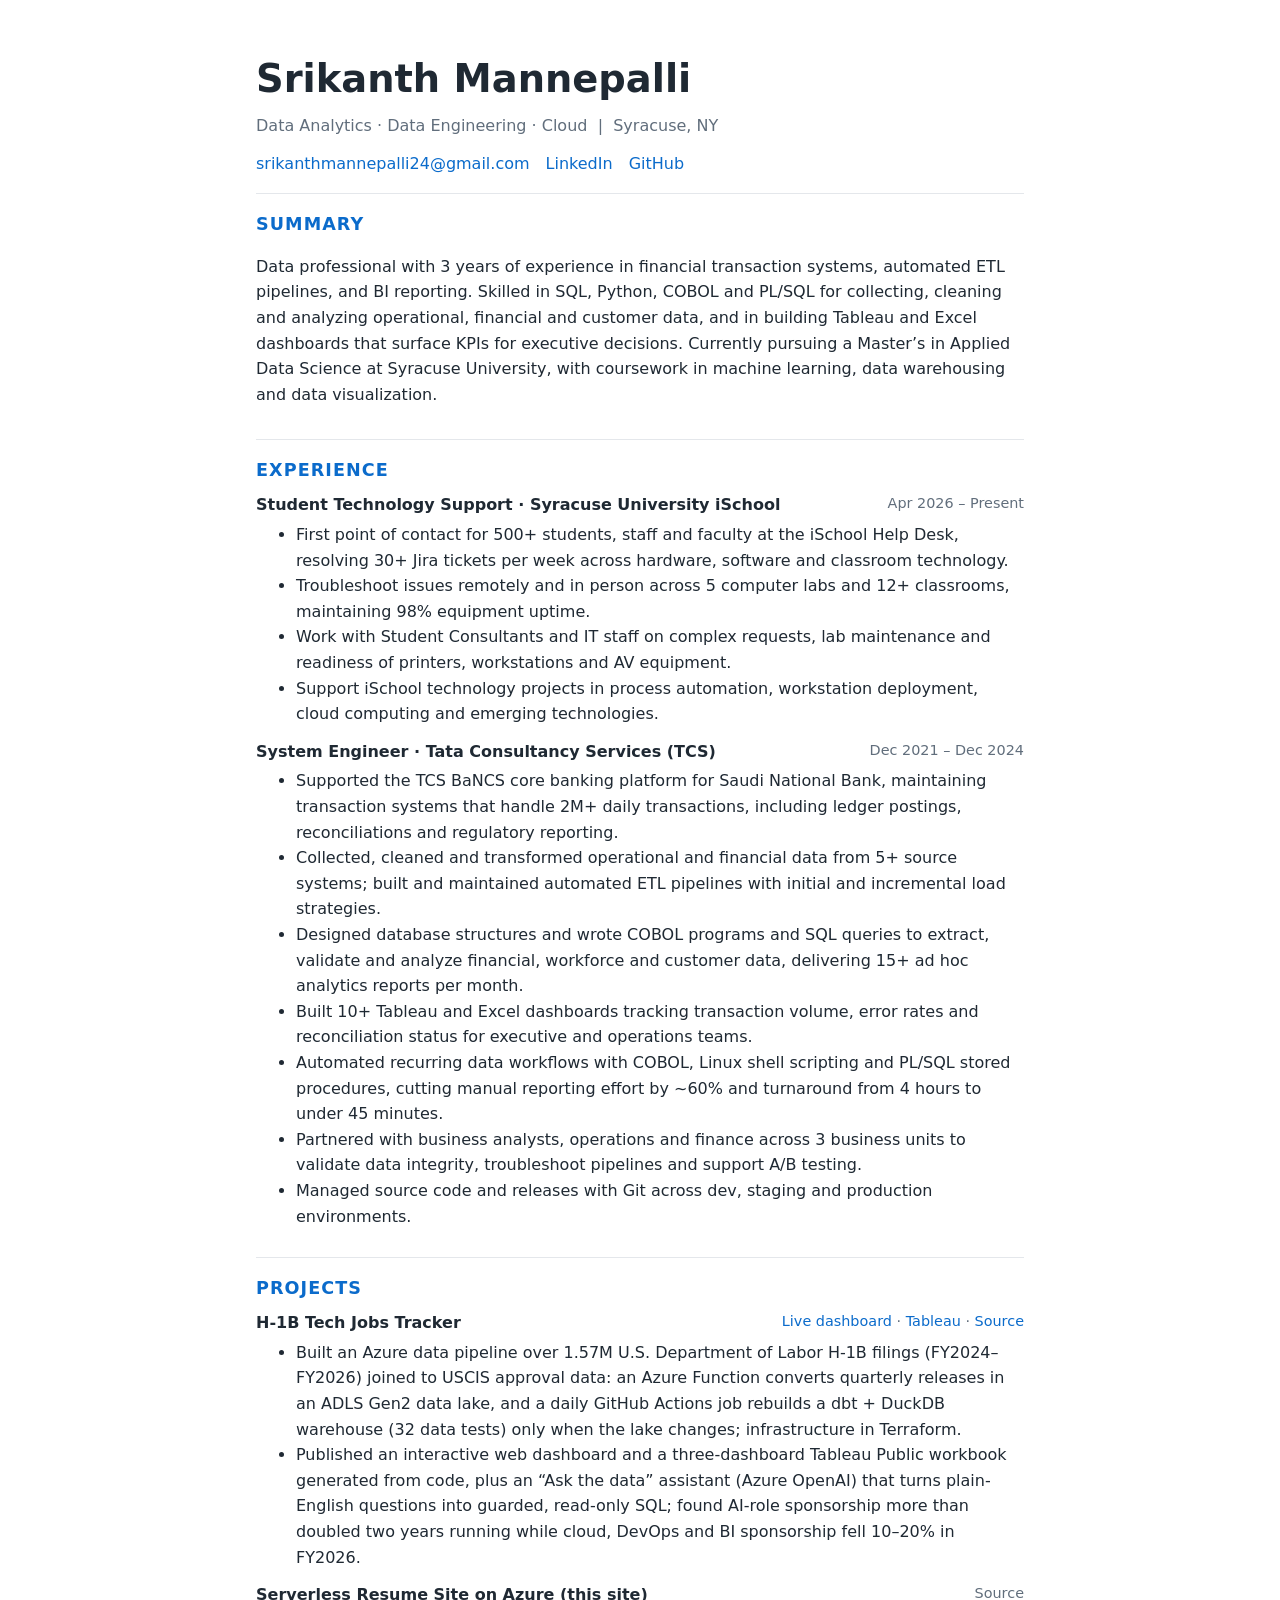
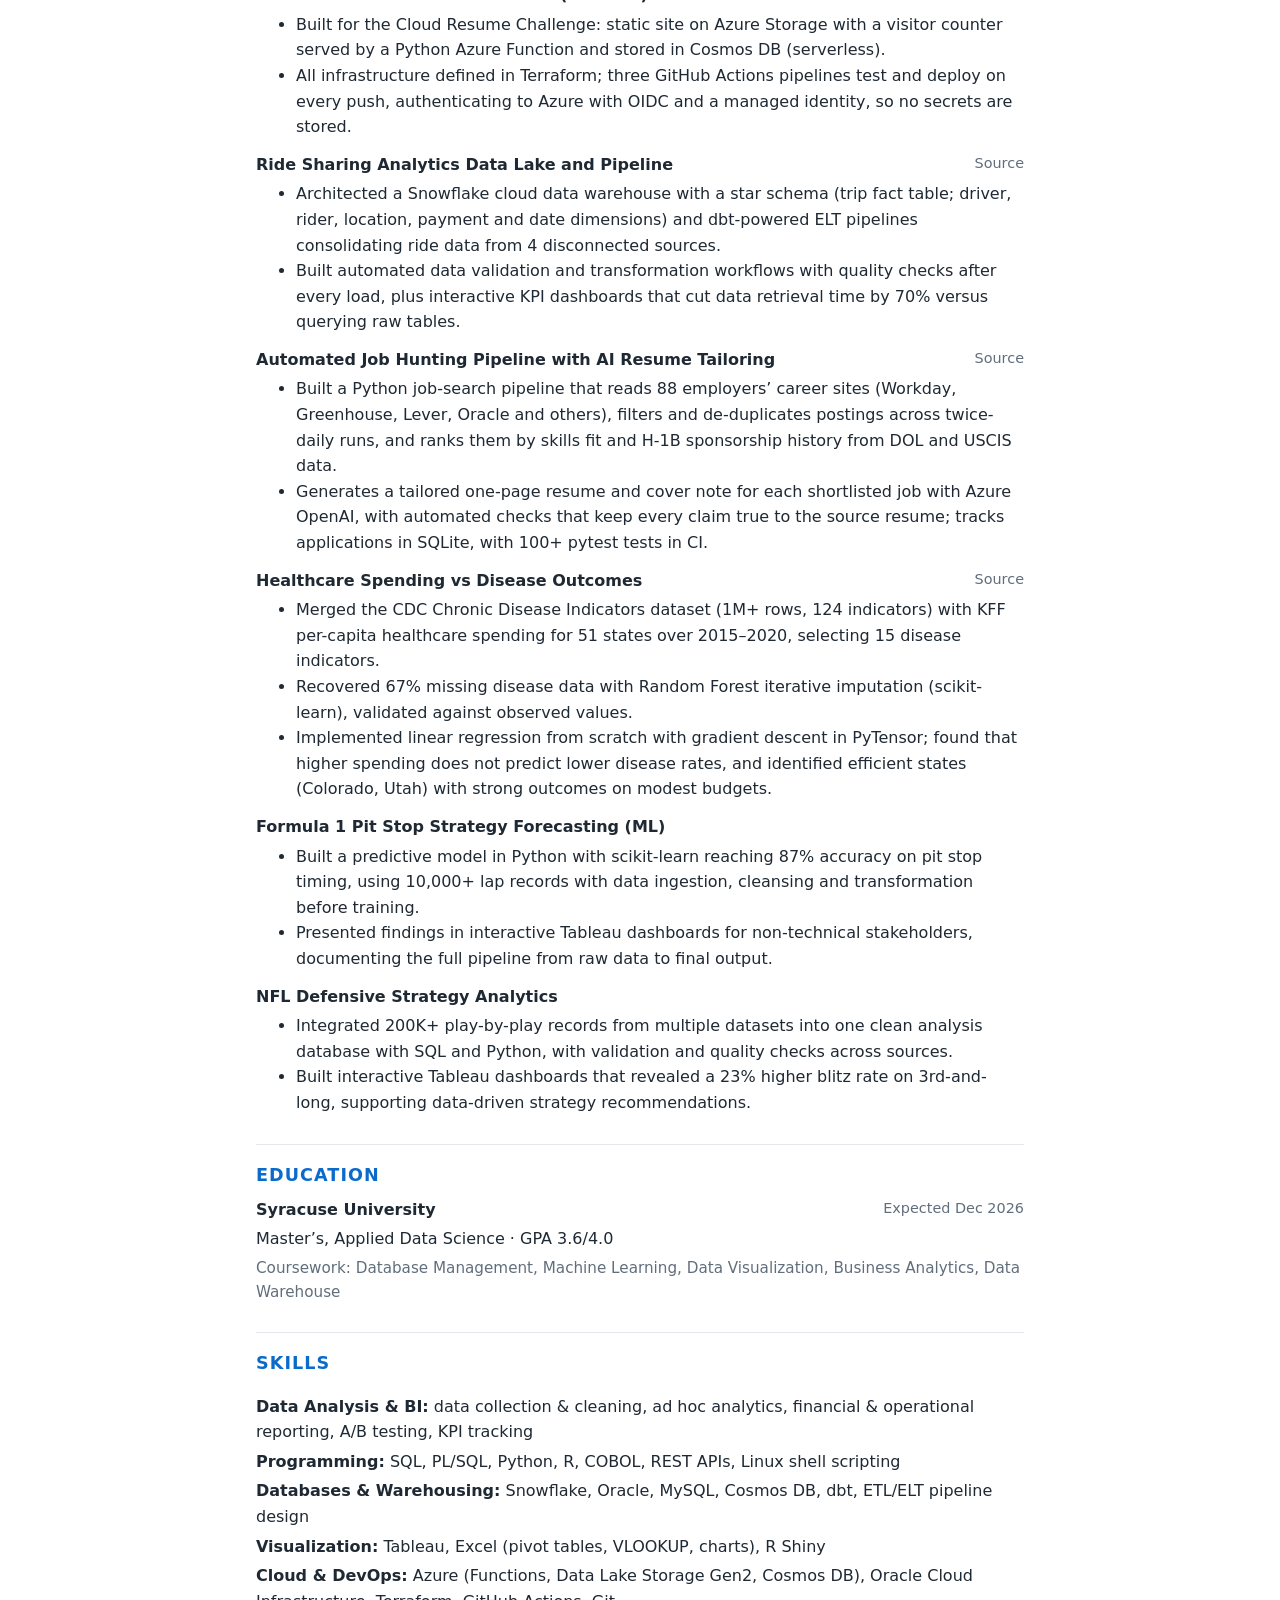
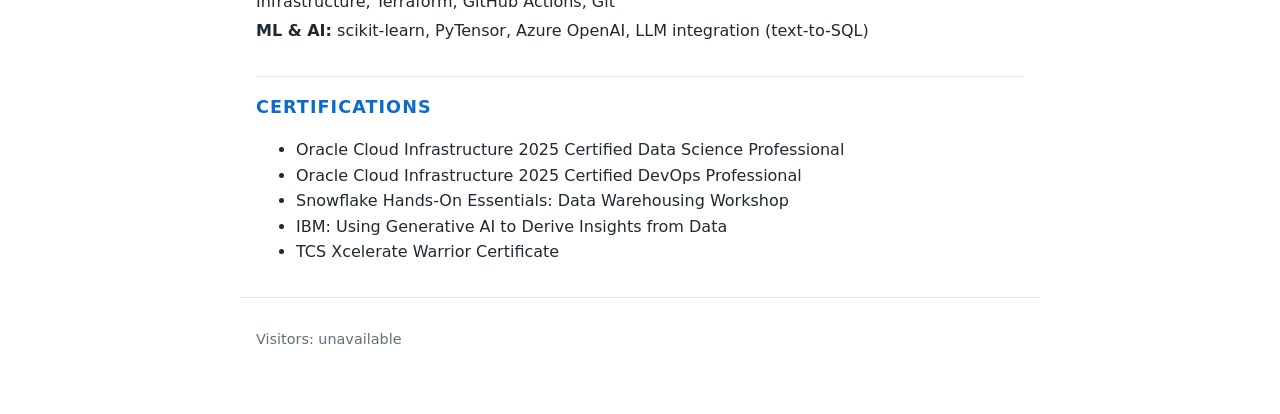
<file: frontend/index.html>
<!DOCTYPE html>
<html lang="en">
<head>
  <meta charset="UTF-8">
  <meta name="viewport" content="width=device-width, initial-scale=1.0">
  <title>Srikanth Mannepalli | Resume</title>
  <meta name="description" content="Srikanth Mannepalli: data analytics and data engineering. M.S. Applied Data Science, Syracuse University. SQL, Python, Snowflake, dbt, Tableau, Azure.">
  <link rel="stylesheet" href="styles.css">
</head>
<body>
  <header class="hero">
    <h1>Srikanth Mannepalli</h1>
    <p class="tagline">Data Analytics &middot; Data Engineering &middot; Cloud &nbsp;|&nbsp; Syracuse, NY</p>
    <ul class="contact">
      <li><a href="mailto:srikanthmannepalli24@gmail.com">srikanthmannepalli24@gmail.com</a></li>
      <li><a href="https://www.linkedin.com/in/srikanth-mannepalli05">LinkedIn</a></li>
      <li><a href="https://github.com/srikanthmannepalli0502-cmyk">GitHub</a></li>
    </ul>
  </header>

  <main>
    <section>
      <h2>Summary</h2>
      <p>
        Data professional with 3 years of experience in financial transaction systems, automated ETL pipelines,
        and BI reporting. Skilled in SQL, Python, COBOL and PL/SQL for collecting, cleaning and analyzing
        operational, financial and customer data, and in building Tableau and Excel dashboards that surface KPIs
        for executive decisions. Currently pursuing a Master&rsquo;s in Applied Data Science at Syracuse University,
        with coursework in machine learning, data warehousing and data visualization.
      </p>
    </section>

    <section>
      <h2>Experience</h2>
      <article>
        <div class="row">
          <h3>Student Technology Support &middot; Syracuse University iSchool</h3>
          <span class="date">Apr 2026 &ndash; Present</span>
        </div>
        <ul>
          <li>First point of contact for 500+ students, staff and faculty at the iSchool Help Desk, resolving 30+ Jira tickets per week across hardware, software and classroom technology.</li>
          <li>Troubleshoot issues remotely and in person across 5 computer labs and 12+ classrooms, maintaining 98% equipment uptime.</li>
          <li>Work with Student Consultants and IT staff on complex requests, lab maintenance and readiness of printers, workstations and AV equipment.</li>
          <li>Support iSchool technology projects in process automation, workstation deployment, cloud computing and emerging technologies.</li>
        </ul>
      </article>
      <article>
        <div class="row">
          <h3>System Engineer &middot; Tata Consultancy Services (TCS)</h3>
          <span class="date">Dec 2021 &ndash; Dec 2024</span>
        </div>
        <ul>
          <li>Supported the TCS BaNCS core banking platform for Saudi National Bank, maintaining transaction systems that handle 2M+ daily transactions, including ledger postings, reconciliations and regulatory reporting.</li>
          <li>Collected, cleaned and transformed operational and financial data from 5+ source systems; built and maintained automated ETL pipelines with initial and incremental load strategies.</li>
          <li>Designed database structures and wrote COBOL programs and SQL queries to extract, validate and analyze financial, workforce and customer data, delivering 15+ ad hoc analytics reports per month.</li>
          <li>Built 10+ Tableau and Excel dashboards tracking transaction volume, error rates and reconciliation status for executive and operations teams.</li>
          <li>Automated recurring data workflows with COBOL, Linux shell scripting and PL/SQL stored procedures, cutting manual reporting effort by ~60% and turnaround from 4 hours to under 45 minutes.</li>
          <li>Partnered with business analysts, operations and finance across 3 business units to validate data integrity, troubleshoot pipelines and support A/B testing.</li>
          <li>Managed source code and releases with Git across dev, staging and production environments.</li>
        </ul>
      </article>
    </section>

    <section>
      <h2>Projects</h2>
      <article>
        <div class="row">
          <h3>H-1B Tech Jobs Tracker</h3>
          <span class="date"><a href="h1b/">Live dashboard</a> &middot; <a href="https://public.tableau.com/app/profile/srikanth.mannepalli/viz/H1B_Tech_Jobs_Tracker/1_Sponsors">Tableau</a> &middot; <a href="https://github.com/srikanthmannepalli0502-cmyk/h1b-job-market-tracker">Source</a></span>
        </div>
        <ul>
          <li>Built an Azure data pipeline over 1.57M U.S. Department of Labor H-1B filings (FY2024&ndash;FY2026) joined to USCIS approval data: an Azure Function converts quarterly releases in an ADLS Gen2 data lake, and a daily GitHub Actions job rebuilds a dbt + DuckDB warehouse (32 data tests) only when the lake changes; infrastructure in Terraform.</li>
          <li>Published an interactive web dashboard and a three-dashboard Tableau Public workbook generated from code, plus an &ldquo;Ask the data&rdquo; assistant (Azure OpenAI) that turns plain-English questions into guarded, read-only SQL; found AI-role sponsorship more than doubled two years running while cloud, DevOps and BI sponsorship fell 10&ndash;20% in FY2026.</li>
        </ul>
      </article>
      <article>
        <div class="row">
          <h3>Serverless Resume Site on Azure (this site)</h3>
          <a class="date" href="https://github.com/srikanthmannepalli0502-cmyk/cloud-resume-azure">Source</a>
        </div>
        <ul>
          <li>Built for the Cloud Resume Challenge: static site on Azure Storage with a visitor counter served by a Python Azure Function and stored in Cosmos DB (serverless).</li>
          <li>All infrastructure defined in Terraform; three GitHub Actions pipelines test and deploy on every push, authenticating to Azure with OIDC and a managed identity, so no secrets are stored.</li>
        </ul>
      </article>
      <article>
        <div class="row">
          <h3>Ride Sharing Analytics Data Lake and Pipeline</h3>
          <a class="date" href="https://github.com/srikanthmannepalli0502-cmyk/ist722dbt">Source</a>
        </div>
        <ul>
          <li>Architected a Snowflake cloud data warehouse with a star schema (trip fact table; driver, rider, location, payment and date dimensions) and dbt-powered ELT pipelines consolidating ride data from 4 disconnected sources.</li>
          <li>Built automated data validation and transformation workflows with quality checks after every load, plus interactive KPI dashboards that cut data retrieval time by 70% versus querying raw tables.</li>
        </ul>
      </article>
      <article>
        <div class="row">
          <h3>Automated Job Hunting Pipeline with AI Resume Tailoring</h3>
          <a class="date" href="https://github.com/srikanthmannepalli0502-cmyk/job-hunter-auto">Source</a>
        </div>
        <ul>
          <li>Built a Python job-search pipeline that reads 88 employers&rsquo; career sites (Workday, Greenhouse, Lever, Oracle and others), filters and de-duplicates postings across twice-daily runs, and ranks them by skills fit and H-1B sponsorship history from DOL and USCIS data.</li>
          <li>Generates a tailored one-page resume and cover note for each shortlisted job with Azure OpenAI, with automated checks that keep every claim true to the source resume; tracks applications in SQLite, with 100+ pytest tests in CI.</li>
        </ul>
      </article>
      <article>
        <div class="row">
          <h3>Healthcare Spending vs Disease Outcomes</h3>
          <a class="date" href="https://github.com/srikanthmannepalli0502-cmyk/Healthcare-Spending-Analysis">Source</a>
        </div>
        <ul>
          <li>Merged the CDC Chronic Disease Indicators dataset (1M+ rows, 124 indicators) with KFF per-capita healthcare spending for 51 states over 2015&ndash;2020, selecting 15 disease indicators.</li>
          <li>Recovered 67% missing disease data with Random Forest iterative imputation (scikit-learn), validated against observed values.</li>
          <li>Implemented linear regression from scratch with gradient descent in PyTensor; found that higher spending does not predict lower disease rates, and identified efficient states (Colorado, Utah) with strong outcomes on modest budgets.</li>
        </ul>
      </article>
      <article>
        <h3>Formula 1 Pit Stop Strategy Forecasting (ML)</h3>
        <ul>
          <li>Built a predictive model in Python with scikit-learn reaching 87% accuracy on pit stop timing, using 10,000+ lap records with data ingestion, cleansing and transformation before training.</li>
          <li>Presented findings in interactive Tableau dashboards for non-technical stakeholders, documenting the full pipeline from raw data to final output.</li>
        </ul>
      </article>
      <article>
        <h3>NFL Defensive Strategy Analytics</h3>
        <ul>
          <li>Integrated 200K+ play-by-play records from multiple datasets into one clean analysis database with SQL and Python, with validation and quality checks across sources.</li>
          <li>Built interactive Tableau dashboards that revealed a 23% higher blitz rate on 3rd-and-long, supporting data-driven strategy recommendations.</li>
        </ul>
      </article>
    </section>

    <section>
      <h2>Education</h2>
      <article>
        <div class="row">
          <h3>Syracuse University</h3>
          <span class="date">Expected Dec 2026</span>
        </div>
        <p>Master&rsquo;s, Applied Data Science &middot; GPA 3.6/4.0</p>
        <p class="muted">Coursework: Database Management, Machine Learning, Data Visualization, Business Analytics, Data Warehouse</p>
      </article>
    </section>

    <section>
      <h2>Skills</h2>
      <ul class="skills">
        <li><strong>Data Analysis &amp; BI:</strong> data collection &amp; cleaning, ad hoc analytics, financial &amp; operational reporting, A/B testing, KPI tracking</li>
        <li><strong>Programming:</strong> SQL, PL/SQL, Python, R, COBOL, REST APIs, Linux shell scripting</li>
        <li><strong>Databases &amp; Warehousing:</strong> Snowflake, Oracle, MySQL, Cosmos DB, dbt, ETL/ELT pipeline design</li>
        <li><strong>Visualization:</strong> Tableau, Excel (pivot tables, VLOOKUP, charts), R Shiny</li>
        <li><strong>Cloud &amp; DevOps:</strong> Azure (Functions, Data Lake Storage Gen2, Cosmos DB), Oracle Cloud Infrastructure, Terraform, GitHub Actions, Git</li>
        <li><strong>ML &amp; AI:</strong> scikit-learn, PyTensor, Azure OpenAI, LLM integration (text-to-SQL)</li>
      </ul>
    </section>

    <section>
      <h2>Certifications</h2>
      <ul>
        <li>Oracle Cloud Infrastructure 2025 Certified Data Science Professional</li>
        <li>Oracle Cloud Infrastructure 2025 Certified DevOps Professional</li>
        <li>Snowflake Hands-On Essentials: Data Warehousing Workshop</li>
        <li>IBM: Using Generative AI to Derive Insights from Data</li>
        <li>TCS Xcelerate Warrior Certificate</li>
      </ul>
    </section>
  </main>

  <footer>
    <p>Visitors: <span id="visitor-count">&hellip;</span></p>
  </footer>

  <script src="config.js"></script>
  <script src="counter.js"></script>
</body>
</html>
</file>
<file: frontend/styles.css>
:root {
  --text: #1f2933;
  --muted: #616e7c;
  --accent: #0b6bcb;
  --bg: #ffffff;
  --rule: #e4e7eb;
}

@media (prefers-color-scheme: dark) {
  :root {
    --text: #e4e7eb;
    --muted: #9aa5b1;
    --accent: #5aa9f5;
    --bg: #111418;
    --rule: #2a3038;
  }
}

* { box-sizing: border-box; }

body {
  margin: 0;
  background: var(--bg);
  color: var(--text);
  font: 16px/1.6 system-ui, -apple-system, "Segoe UI", Roboto, sans-serif;
}

.hero, main, footer {
  max-width: 800px;
  margin: 0 auto;
  padding: 0 16px;
}

.hero { padding-top: 48px; padding-bottom: 16px; }
.hero h1 { margin: 0; font-size: 2.4rem; }
.tagline { margin: 4px 0 12px; color: var(--muted); }

.contact {
  display: flex;
  flex-wrap: wrap;
  gap: 16px;
  padding: 0;
  margin: 0;
  list-style: none;
}

a { color: var(--accent); text-decoration: none; }
a:hover { text-decoration: underline; }

section { border-top: 1px solid var(--rule); padding: 16px 0; }
h2 { margin: 0 0 8px; font-size: 1.1rem; text-transform: uppercase; letter-spacing: 0.06em; color: var(--accent); }
h3 { margin: 0; font-size: 1rem; }
article { margin-bottom: 12px; }
article p, article ul { margin: 4px 0; }

.row {
  display: flex;
  flex-wrap: wrap;
  justify-content: space-between;
  gap: 8px;
}

.date { color: var(--muted); font-size: 0.9rem; }
.muted { color: var(--muted); font-size: 0.95rem; }

.skills { padding-left: 0; list-style: none; }
.skills li { margin-bottom: 4px; }

footer {
  border-top: 1px solid var(--rule);
  padding-top: 16px;
  padding-bottom: 48px;
  color: var(--muted);
  font-size: 0.9rem;
}
</file>
